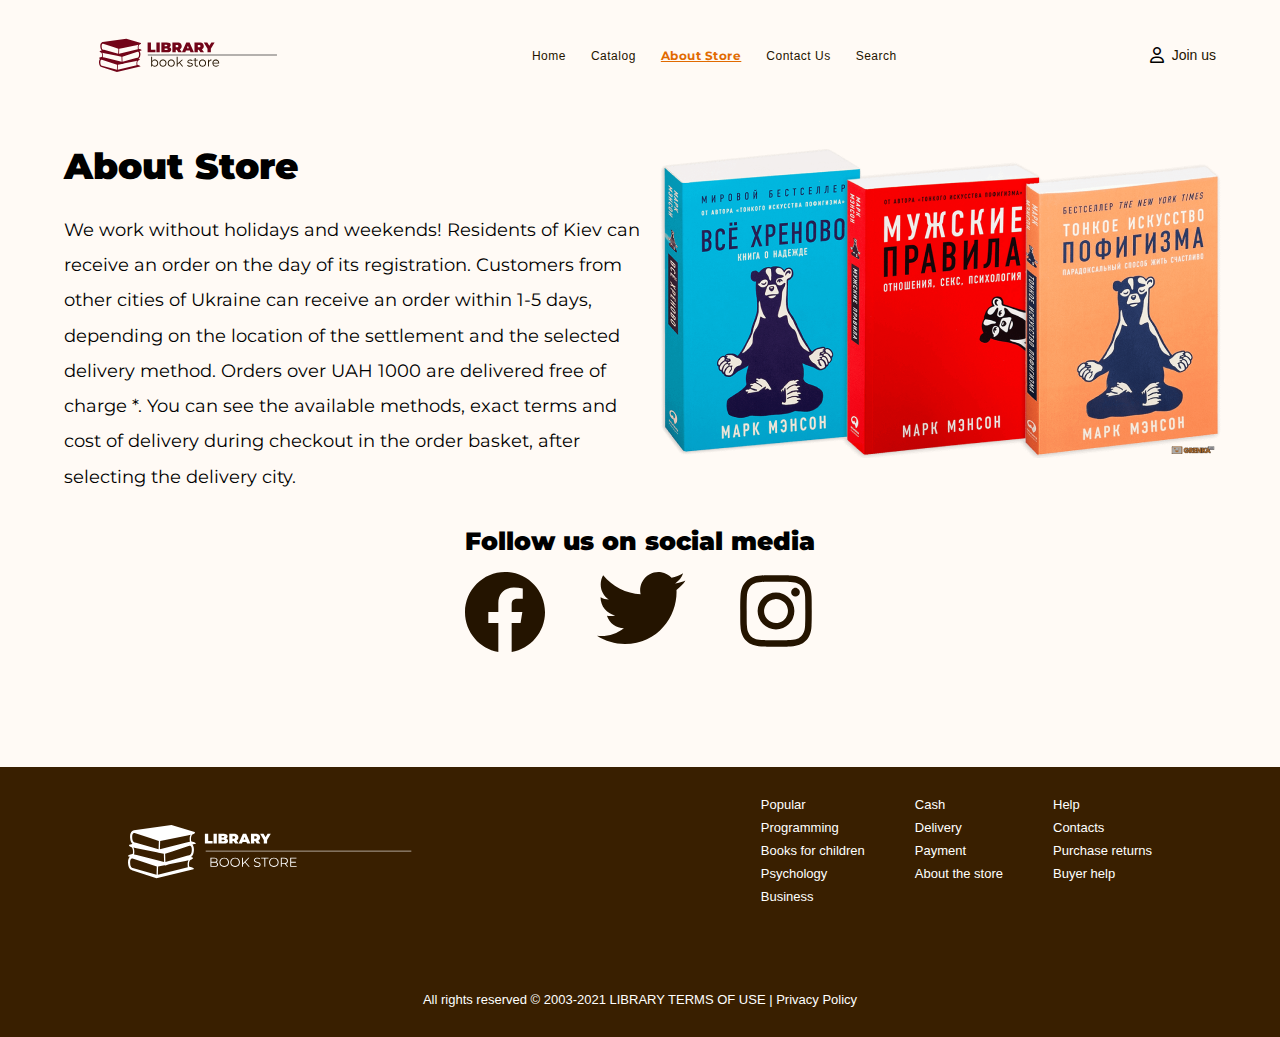
<file: about.html>
<html lang="en">
<head>
    <meta charset="UTF-8">
    <meta name="viewport"
          content="width=device-width, user-scalable=no, initial-scale=1.0, maximum-scale=1.0, minimum-scale=1.0">
    <meta http-equiv="X-UA-Compatible" content="ie=edge">
    <link rel="stylesheet" href="./assets/css/reset.css">
    <link rel="stylesheet" href="https://cdnjs.cloudflare.com/ajax/libs/font-awesome/6.4.2/css/all.min.css">
    <link href="https://fonts.googleapis.com/css2?family=Montserrat:wght@300;400;800&display=swap" rel="stylesheet">
    <link rel="stylesheet" href="./assets/css/about.css">
    <script defer src="./assets/scripts/about.js"></script>
    <title>About</title>
</head>
<style>
    #about-store{
color:  #E16A00;
font-family: Montserrat;
font-size: 12px;
font-style: normal;
font-weight: 700;
text-decoration-line: underline;
}
</style>
<body>
    <main class="container">
        <header>
            <div class="logo">
            <a href="./index.html"><img src="./assets/img/logo.svg" alt="logo"/></a>
            </div>
            <nav>
            <ul>
                <li>
                <a href="./index.html">Home </a>
                </li>
                <li><a href="./catalog.html">Catalog</a></li>
                <li><a href="./about.html" id="about-store">About Store</a></li>
                <li><a href="./contact.html">Contact Us</a></li>
                <li><a href="./search.html">Search</a></li>
            </ul>
            </nav>
            <div class="right_menu">
            <div class="user_account">
                <i class="fa-regular fa-user"></i>
                <span>Join us</span>
            </div>
            <div class="hamburger">
                <span class="bar"></span>
                <span class="bar"></span>
                <span class="bar"></span>
            </div>
            </div>
            <nav class="mobile_menu">
            <div class="navigate">
                <ul>
                <li>
                    <a href="./index.html">Home </a>
                </li>
                <li><a href="./catalog.html">Catalog</a></li>
                <li><a href="./about.html">About Store</a></li>
                <li><a href="./contact.html">Contact Us</a></li>
                <li><a href="./search.html">Search</a></li>
                </ul>
            </div>
            </nav>
        </header>
        <section class="cont">
            <section class="child-con">
                <div class="text-con">
                    <div>
                        <h1>About Store</h1>
                    </div>
                    <div>
                        <p>We work without holidays and weekends! Residents of Kiev can receive an order on the day of its registration. Customers from other cities of Ukraine can receive an order within 1-5 days, depending on the location of the settlement and the selected delivery method. Orders over UAH 1000 are delivered free of charge *. You can see the available methods, exact terms and cost of delivery during checkout in the order basket, after selecting the delivery city.
                        </p>
                    </div>
                </div>
                <div class="photo-con">
                    <div>
                        <img src="./assets/img/image 1.png" alt="groupBooks" class="group-books">
                    </div>
                </div>
            </section>
            <section class="social-con">
                <div>
                    <div>
                        <h3 id="soc-text">Follow us on social media</h3>
                    </div>
                    <div class="social">
                        <a href="https://fb.com/"
                        ><img src="./assets/img/icons_facebook-fill.svg" class="soc-icon" alt="Facebook"
                        /></a>
                        <a href="https://twitter.com/"
                        ><img src="./assets/img/tvittericon.svg" alt="Tvitter" class="soc-icon"
                        /></a>
                        <a href="https://www.instagram.com/"
                        ><img src="./assets/img/icons_instagram-fill.svg" class="soc-icon" alt="Instagram"
                        /></a>
                    </div>
                </div>
            </section>
        </section>
    </main>
    <footer>
        <div class="menu_bar">
            <div class="logo">
              <img src="./assets/img/footerlogo.svg" alt="logo" />
            </div>
            <div class="menus">
              <div class="menu">
                <ul>
                  <li><a href="#"></a>Popular</li>
                  <li><a href="#"></a>Programming</li>
                  <li><a href="#"></a>Books for children</li>
                  <li><a href="#"></a>Psychology</li>
                  <li><a href="#"></a>Business</li>
                </ul>
              </div>
              <div class="menu">
                <ul>
                  <li><a href="#"></a>Cash</li>
                  <li><a href="#"></a>Delivery</li>
                  <li><a href="#"></a>Payment</li>
                  <li><a href="#"></a>About the store</li>
                </ul>
              </div>
              <div class="menu">
                <ul>
                  <li><a href="#"></a>Help</li>
                  <li><a href="#"></a>Contacts</li>
                  <li><a href="#"></a>Purchase returns</li>
                  <li><a href="#"></a>Buyer help</li>
                </ul>
              </div>
            </div>
          </div>
          <div class="term">
            <span
              >All rights reserved © 2003-2021 LIBRARY TERMS OF USE | Privacy
              Policy</span
            >
          </div>
          <div class="mobile_footer">
            <div class="logo">
              <img src="/assets/img/footerlogo.svg" alt="logo" />
            </div>
            <ul>
              <li><a href="./index.html"></a>Home</li>
              <li><a href="./catalog.html"></a>Catalog</li>
              <li><a href="./about.html"></a>About</li>
              <li><a href="./contact.html"></a>Contact us</li>
              <li><a href="./search.html"></a>Search</li>
            </ul>
            <div class="terms">
              <p>Library BookStore EACamp</p>
              <span>© 2003-2021</span>
            </div>
          </div>
    </footer>
</body>
<div class="popup">
    <form action="">
      <h3>Join Us</h3>
      <input type="text" placeholder="Full name" />
      <input type="email" placeholder="Email" />
      <button>Join</button>
    </form>
  </div>
</html>
</file>
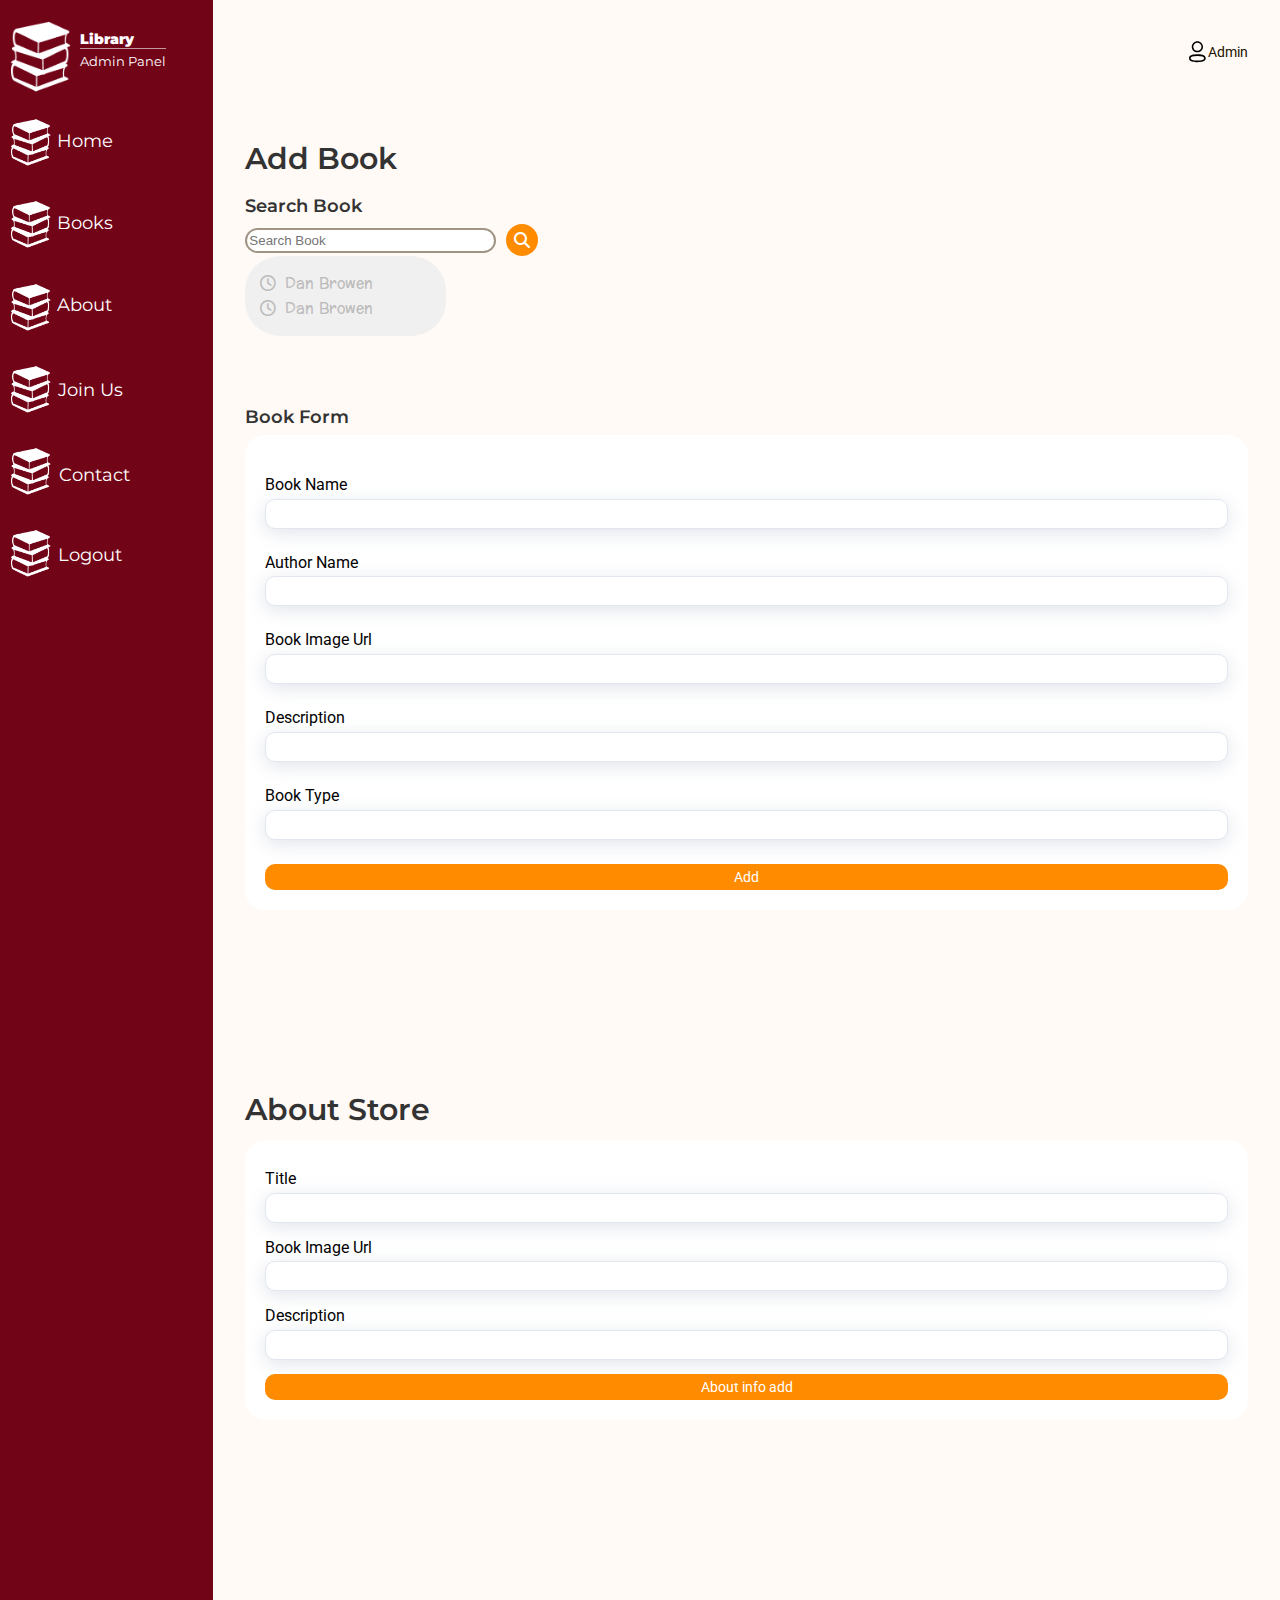
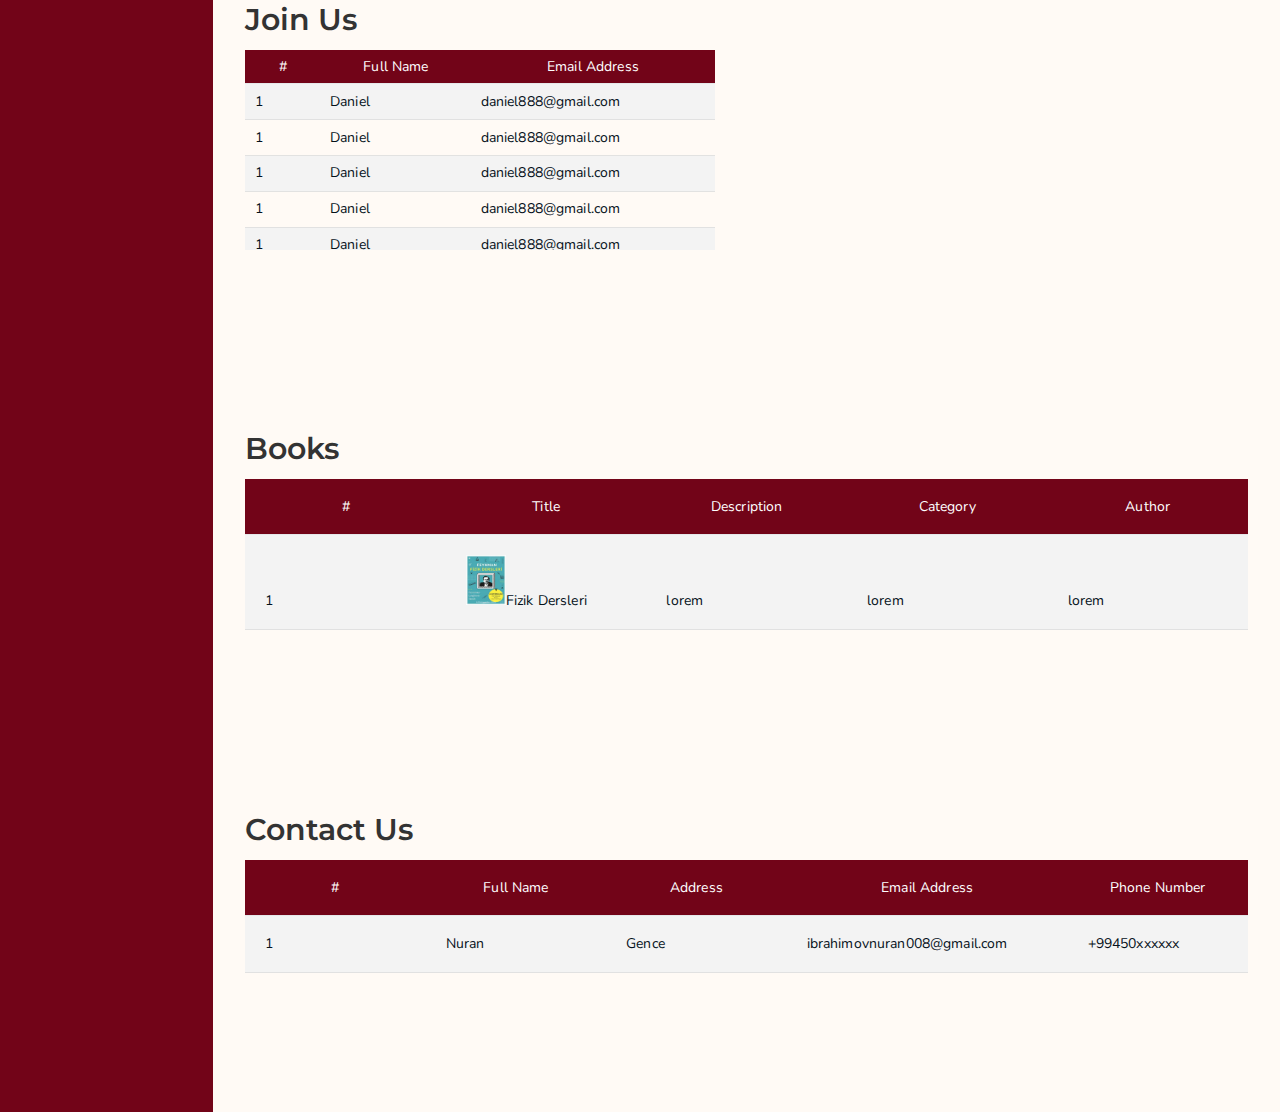
<file: admin/admin.html>
<!DOCTYPE html>
<html lang="en">
<head>
    <meta charset="UTF-8">
    <meta name="viewport" content="width=device-width, initial-scale=1.0">
    <title>Document</title>
    <link rel="stylesheet" href="./../assets/css/reset.css">
    <link rel="stylesheet" href="https://cdnjs.cloudflare.com/ajax/libs/font-awesome/6.4.2/css/all.min.css"/>
    <link rel="stylesheet" href="./assets/css/admin.css"/>
    <script defer src="./assets/js/admin.js"></script>
</head>
<body>
    <header>
        <section class="head-con">
            <div>
                <img src="./../assets/img/logo.svg"/>
            </div>
            <div>
                <a href="#mobile-nav">
                    <div class="hamburger">
                        <div class="bar"></div>
                    </div>
                </a>
            </div>
        </section>
    </header>
    <nav class="mobile-nav">
        <div class="blur">

        </div>
        <div class="nav-mob">
            <div class="mobile-nav-head">
                    <div class="hamburger-mob is-active close-menu">
                        <div class="bar-mob"></div>
                    </div>
                <div class="icon-con">
                    <a href="./admin.html">
                        <div class="admin-head">
                            <div class="icon">
                                <img src="./../assets/img/books-stack-of-three 2.png" alt="logo-png" class="admin-logo">
                            </div>
                            <div class="logo-text">
                                <h2 class="logo-text-1">Library</h2>
                                <h3 class="logo-text-2">Admin Panel</h3>
                            </div>
                        </div>
                    </a>
                </div>
            </div>
            <ul>
                <li class="mobile-page-1"><a href="#ad-book" class="mob-page">
                    <div class="child-nav-mob">
                        <div>
                            <img src="./../assets/img/books-stack-of-three 2.png"/>
                        </div>
                        <div>
                            <h3>Home</h3>
                        </div>
                    </div>
                </a></li>
                <li class="mobile-page-2"><a href="#book-form" class="mob-page">
                    <div class="child-nav-mob">
                        <div>
                            <img src="./../assets/img/books-stack-of-three 2.png"/>
                        </div>
                        <div>
                            <h3>Books</h3>
                        </div>
                    </div>
                </a></li>
                <li class="mobile-page-3"><a href="#about-store" class="mob-page">
                    <div class="child-nav-mob">
                        <div>
                            <img src="./../assets/img/books-stack-of-three 2.png"/>
                        </div>
                        <div>
                            <h3>About</h3>
                        </div>
                    </div>
                </a></li>
                <li class="mobile-page-4"><a href="#join-us" class="mob-page">
                    <div class="child-nav-mob">
                        <div>
                            <img src="./../assets/img/books-stack-of-three 2.png"/>
                        </div>
                        <div>
                            <h3>Join Us</h3>
                        </div>
                    </div>
                </a></li>
                <li class="mobile-page-5"><a href="#contact-us" class="mob-page">
                    <div class="child-nav-mob">
                        <div>
                            <img src="./../assets/img/books-stack-of-three 2.png"/>
                        </div>
                        <div>
                            <h3>Contact</h3>
                        </div>
                    </div>
                </a></li>
                <li class="mobile-page-6"><a href="#" class="mob-page">
                    <div class="child-nav-mob">
                        <div>
                            <img src="./../assets/img/books-stack-of-three 2.png"/>
                        </div>
                        <div>
                            <h3>Logout</h3>
                        </div>
                    </div>
                </a></li>
            </ul>
        </div>
    </nav>
    <main>
        <section>
            <section class="nav-con">
                <div class="nav">
                    <div class="icon-con">
                        <a href="./admin.html">
                            <div class="admin-head">
                                <div class="icon">
                                    <img src="./../assets/img/books-stack-of-three 2.png" alt="logo-png" class="admin-logo">
                                </div>
                                <div class="logo-text">
                                    <h2 class="logo-text-1">Library</h2>
                                    <h3 class="logo-text-2">Admin Panel</h3>
                                </div>
                            </div>
                        </a>
                    </div>
                    <div class="navs">
                        <nav>
                            <ul>
                                <li><a href="#ad-book" class="page">
                                    <div class="child-nav">
                                        <div>
                                            <img src="./../assets/img/books-stack-of-three 2.png"/>
                                        </div>
                                        <div>
                                            <h3>Home</h3>
                                        </div>
                                    </div>
                                </a></li>
                                <li><a href="#book-form" class="page">
                                    <div class="child-nav">
                                        <div>
                                            <img src="./../assets/img/books-stack-of-three 2.png"/>
                                        </div>
                                        <div>
                                            <h3>Books</h3>
                                        </div>
                                    </div>
                                </a></li>
                                <li><a href="#about-store" class="page">
                                    <div class="child-nav">
                                        <div>
                                            <img src="./../assets/img/books-stack-of-three 2.png"/>
                                        </div>
                                        <div>
                                            <h3>About</h3>
                                        </div>
                                    </div>
                                </a></li>
                                <li><a href="#join-us" class="page">
                                    <div class="child-nav">
                                        <div>
                                            <img src="./../assets/img/books-stack-of-three 2.png"/>
                                        </div>
                                        <div>
                                            <h3>Join Us</h3>
                                        </div>
                                    </div>
                                </a></li>
                                <li><a href="#contact-us" class="page">
                                    <div class="child-nav">
                                        <div>
                                            <img src="./../assets/img/books-stack-of-three 2.png"/>
                                        </div>
                                        <div>
                                            <h3>Contact</h3>
                                        </div>
                                    </div>
                                </a></li>
                                <li><a href="#" class="page">
                                    <div class="child-nav">
                                        <div>
                                            <img src="./../assets/img/books-stack-of-three 2.png"/>
                                        </div>
                                        <div>
                                            <h3>Logout</h3>
                                        </div>
                                    </div>
                                </a></li>
                            </ul>
                        </nav>
                    </div>
                </div>
            </section>
            <section class="main-con">
                <section class="header">
                    <div class="admin-icon">
                        <a href="#">
                            <div class="admin-text">
                                <div>
                                    <svg xmlns="http://www.w3.org/2000/svg" width="24" height="31" viewBox="0 0 24 31" fill="none">
                                    <path fill-rule="evenodd" clip-rule="evenodd" d="M21.7405 26.2448C21.7405 29.7282 16.9635 30.1309 13.3713 30.1309L13.1142 30.1306C10.8256 30.1251 5 29.9806 5 26.2237C5 22.8114 9.58498 22.3554 13.1499 22.3382L13.6284 22.3379C15.9169 22.3434 21.7405 22.4879 21.7405 26.2448ZM13.3713 23.9229C8.86807 23.9229 6.58527 24.6965 6.58527 26.2237C6.58527 27.7646 8.86807 28.5456 13.3713 28.5456C17.8735 28.5456 20.1552 27.772 20.1552 26.2448C20.1552 24.7039 17.8735 23.9229 13.3713 23.9229ZM13.3713 9.13086C16.4657 9.13086 18.9821 11.6483 18.9821 14.7427C18.9821 17.8372 16.4657 20.3535 13.3713 20.3535H13.3375C10.2494 20.344 7.74781 17.8256 7.75834 14.7396C7.75834 11.6483 10.2758 9.13086 13.3713 9.13086ZM13.3713 10.64C11.1086 10.64 9.26753 12.48 9.26753 14.7427C9.26016 16.998 11.0874 18.837 13.3406 18.8454L13.3713 19.6V18.8454C15.633 18.8454 17.4729 17.0044 17.4729 14.7427C17.4729 12.48 15.633 10.64 13.3713 10.64Z" fill="black"/>
                                    </svg>
                                </div>
                                <div>
                                    <h3>Admin</h3>
                                </div>
                            </div>
                        </a>
                    </div>
                </section>
                <section>
                    <section id="ad-book">
                        <div>
                            <h2>Add Book</h2>
                        </div>
                        <div>
                            <div class="search-text">
                                <h3>Search Book</h3>
                            </div>
                            <div class="search">
                                <div class="search-inp">
                                    <input type="text" placeholder="Search Book" id="searchInp">
                                    <div>
                                        <a id="searchBtn" href="#">
                                            <i class="fa-solid fa-magnifying-glass search-icon"></i>
                                        </a>
                                    </div>
                                </div>
                                <div>
                                    <div class="searchs">
                                        <div class="past">
                                            <i class="fa-regular fa-clock"></i>
                                            <a href="#" class="past-link"><h4 id="pastSearch">Dan Browen</h4></a>
                                        </div>
                                        <div class="past">
                                            <i class="fa-regular fa-clock"></i>
                                            <a href="#" class="past-link"><h4 id="pastSearch">Dan Browen</h4></a>
                                        </div>
                                    </div>
                                </div>
                            </div>
                        </div>
                    </section>
                    <section id="book-form">
                        <div class="form-text">
                            <h2>Book Form</h2>
                        </div>
                        <div class="inp-con">
                            <form>
                                <div class="book-name form-inp">
                                    <label for="bookName">Book Name</label>
                                    <input type="text" id="bookName"/>
                                </div>
                                <div class="author-name form-inp">
                                    <label for="authorName">Author Name</label>
                                    <input type="text" id="authorName"/>
                                </div>
                                <div class="book-img form-inp">
                                    <label for="bookImg">Book Image Url</label>
                                    <input type="url" id="bookImg"/>
                                </div>
                                <div class="book-description form-inp">
                                    <label for="bookDescription">Description</label>
                                    <input type="text" id="bookDescription"/>
                                </div>
                                <div class="book-type form-inp">
                                    <label for="bookType">Book Type</label>
                                    <input type="text" id="bookType"/>
                                </div>
                                <button id="bookAddBtn">Add</button>
                            </form>
                        </div>
                    </section>
                    <section id="about-store">
                        <div class="about-text">
                            <h2>About Store</h2>
                        </div>
                        <div class="about-inp-con">
                            <form>
                                <div class="title-con form-about">
                                    <label for="aboutTitle">Title</label>
                                    <input type="text" id="aboutTitle">
                                </div>
                                <div class="img-con form-about">
                                    <label for="aboutImg">Book Image Url</label>
                                    <input type="url" id="aboutImg">
                                </div>
                                <div class="title-con form-about">
                                    <label for="aboutDescription">Description</label>
                                    <input type="text" id="aboutDescription">
                                </div>
                                <button id="aboutInfoAddBtn">About info add</button>
                            </form>
                        </div>
                    </section>
                    <section id="join-us">
                        <div class="join-text">
                            <h2>Join Us</h2>
                        </div>
                        <div class="table-wrapper">
                            <table class="join-table">
                                <tr class="table-head">
                                    <th class="one-head">#</th>
                                    <th class="two-head">Full Name</th>
                                    <th class="three-head">Email Address</th>
                                </tr>
                                <tr id="user">
                                    <td id="userNum">1</td>
                                    <td id="userName">Daniel</td>
                                    <td id="userEmail">daniel888@gmail.com</td>
                                </tr>
                                <tr id="user">
                                    <td id="userNum">1</td>
                                    <td id="userName">Daniel</td>
                                    <td id="userEmail">daniel888@gmail.com</td>
                                </tr>
                                <tr id="user">
                                    <td id="userNum">1</td>
                                    <td id="userName">Daniel</td>
                                    <td id="userEmail">daniel888@gmail.com</td>
                                </tr>
                                <tr id="user">
                                    <td id="userNum">1</td>
                                    <td id="userName">Daniel</td>
                                    <td id="userEmail">daniel888@gmail.com</td>
                                </tr>
                                <tr id="user">
                                    <td id="userNum">1</td>
                                    <td id="userName">Daniel</td>
                                    <td id="userEmail">daniel888@gmail.com</td>
                                </tr>
                                <tr id="user">
                                    <td id="userNum">1</td>
                                    <td id="userName">Daniel</td>
                                    <td id="userEmail">daniel888@gmail.com</td>
                                </tr>
                                <tr id="user">
                                    <td id="userNum">1</td>
                                    <td id="userName">Daniel</td>
                                    <td id="userEmail">daniel888@gmail.com</td>
                                </tr>
                                <tr id="user">
                                    <td id="userNum">1</td>
                                    <td id="userName">Daniel</td>
                                    <td id="userEmail">daniel888@gmail.com</td>
                                </tr>
                                <tr id="user">
                                    <td id="userNum">1</td>
                                    <td id="userName">Daniel</td>
                                    <td id="userEmail">daniel888@gmail.com</td>
                                </tr>
                                <tr id="user">
                                    <td id="userNum">1</td>
                                    <td id="userName">Daniel</td>
                                    <td id="userEmail">daniel888@gmail.com</td>
                                </tr>
                                <tr id="user">
                                    <td id="userNum">1</td>
                                    <td id="userName">Daniel</td>
                                    <td id="userEmail">daniel888@gmail.com</td>
                                </tr>
                                <tr id="user">
                                    <td id="userNum">1</td>
                                    <td id="userName">Daniel</td>
                                    <td id="userEmail">daniel888@gmail.com</td>
                                </tr>
                                <tr id="user">
                                    <td id="userNum">1</td>
                                    <td id="userName">Daniel</td>
                                    <td id="userEmail">daniel888@gmail.com</td>
                                </tr>
                                <tr id="user">
                                    <td id="userNum">1</td>
                                    <td id="userName">Daniel</td>
                                    <td id="userEmail">daniel888@gmail.com</td>
                                </tr>
                                <tr id="user">
                                    <td id="userNum">1</td>
                                    <td id="userName">Daniel</td>
                                    <td id="userEmail">daniel888@gmail.com</td>
                                </tr>
                                <tr id="user">
                                    <td id="userNum">1</td>
                                    <td id="userName">Daniel</td>
                                    <td id="userEmail">daniel888@gmail.com</td>
                                </tr>
                            </table>
                        </div>
                    </section>
                    <section id="books"> 
                        <div class="books-text">
                            <h2>Books</h2>
                        </div>
                        <div>
                            <table>
                                <tr>
                                    <th id="booksNum">#</th>
                                    <th id="booksTitle">Title</th>
                                    <th id="booksDescription">Description</th>
                                    <th id="booksCategory">Category</th>
                                    <th id="booksAuthor">Author</th>
                                </tr>
                                <tr>
                                    <td>1</td>
                                    <td><img src="[data-uri]" alt="1-Book" id="tableImg"/>Fizik Dersleri</td>
                                    <td>lorem</td>
                                    <td>lorem</td>
                                    <td>lorem</td>
                                </tr>
                            </table>
                        </div>
                    </section>
                    <section id="contact-us">
                        <div class="contact-text">
                            <h2>Contact Us</h2>
                        </div>
                        <div>
                            <table>
                                <tr>
                                    <th>#</th>
                                    <th>Full Name</th>
                                    <th>Address</th>
                                    <th>Email Address</th>
                                    <th>Phone Number</th>
                                </tr>
                                <tr>
                                    <td id="contactNum">1</td>
                                    <td id="contactName">Nuran</td>
                                    <td id="contactAddress">Gence</td>
                                    <td id="contactEmailAddress">ibrahimovnuran008@gmail.com</td>
                                    <td id="contactPhoneNum">+99450xxxxxx</td>
                                </tr>
                            </table>
                        </div>
                    </section>
                </section>
            </section>
        </section>
    </main>
</body>
</html>
</file>
<file: assets/css/about.css>
/* @import url(./style.css); */
@import url('https://fonts.googleapis.com/css2?family=Montserrat:wght@300;400;800&display=swap');
@import url(./style.css);
.cont{
    display: flex;
    flex-direction: column;
    margin-top:5%;
} .child-con{
    display: flex;
    flex-direction: row;
} .text-con > div > h1 {
    color: var(--, #241400);
font-family: Montserrat;
font-size: 36px;
font-style: normal;
font-weight: 900;
margin-bottom:5%;
} .text-con > div > p{
    color: var(--, #241400);
font-family: Montserrat;
font-size: 18px;
font-style: normal;
font-weight: 400;
line-height: 196.187%;
} .social-con > div > div > h3 {
    color: var(--, #241400);
font-family: Montserrat;
font-size: 25px;
font-style: normal;
font-weight: 900;
} .social-con{
    margin-top:3%;
    margin-bottom:10%;
    width:100%;
    display: flex;
    justify-content: center;
} .social {
    display: flex;
    justify-content: space-between;
    margin-top:5%;
} .about-store{
color: var(--2, #E16A00);
font-family: Montserrat;
font-size: 12px;
font-style: normal;
font-weight: 400;
text-decoration-line: underline;
} .group-books {
    margin-left:2%;
}
@media all and (max-width:290px){
    .child-con{
        display: flex;
        flex-direction: column-reverse;
        margin:5%;
        margin-bottom:15%;
    } .group-books{
        width: 250px;
        height: 150px;
        margin-left: auto;
        margin-right:auto;
        margin-bottom:5%;
    } .text-con > div > p{
        text-align: center;
        font-size: 15px;
    } .text-con > div > h1 {
        text-align: center;
    } .soc-icon {
        width:50px;
        height: 50px;
    } .social {
        justify-content: space-around;
    } #soc-text{
        color: var(--, #241400);
        font-family: Montserrat;
        font-size: 18px;
        font-style: normal;
        font-weight: 900;
    } footer {
        margin-top:10%;
    }
} @media all and (min-width:350px) and (max-width:500px){
    .child-con{
        display: flex;
        flex-direction: column-reverse;
        margin:5%;
        margin-bottom:15%;
    } .photo-con{
        display: flex;
        justify-content: center;
    }
     .group-books{
        width: 300px;
        height: 200px;
        margin-left: auto;
        margin-right:auto;
        margin-bottom:5%;
    } .text-con > div > p{
        text-align: center;
        font-size: 15px;
    } .text-con > div > h1 {
        text-align: center;
    } .soc-icon {
        width:50px;
        height: 50px;
    } .social {
        justify-content: space-around;
    } #soc-text{
        color: var(--, #241400);
        font-family: Montserrat;
        font-size: 18px;
        font-style: normal;
        font-weight: 900;
    }
} @media all and (min-width:539px) and (max-width:599px){
    .child-con{
        display: flex;
        flex-direction: column-reverse;
        margin:3%;
        margin-bottom:15%;
    } .group-books{
        width: 500px;
        height: 300px;
        margin-top:-5%;
        margin-left: auto;
        margin-right:auto;
        margin-bottom:5%;
    } .text-con > div > p{
        text-align: center;
        font-size: 15px;
    } .text-con > div > h1 {
        text-align: center;
    } .soc-icon {
        width:50px;
        height: 50px;
    } .social {
        justify-content: space-around;
    } #soc-text{
        color: var(--, #241400);
        font-family: Montserrat;
        font-size: 18px;
        font-style: normal;
        font-weight: 900;
    }
}
@media all and (min-width:600px) and (max-width:949px){
    .group-books{
        width:300px;
        height: 200px;
    } .child-con{
        margin:5%;
    }
} @media all and (min-width:950px) and (max-width:1200px){
    .group-books{
        width:500px;
        height: 300px;
    }
}
</file>
<file: admin/assets/css/admin.css>
@import url('https://fonts.googleapis.com/css2?family=Montserrat:wght@300;400;800&display=swap');
@import url('https://fonts.googleapis.com/css2?family=Preahvihear&display=swap');
@import url('https://fonts.googleapis.com/css2?family=Nunito+Sans:opsz,wght@6..12,300&display=swap');
@import url('https://fonts.googleapis.com/css2?family=Roboto:wght@300;400&display=swap');
*{
    box-sizing: border-box;
} main > section {
    display: flex;
    width:100%;
} .nav-con{
    width:20%;
    display: flex;
    flex-direction: column;
    background-color:#720418;
    position: relative;
} .child-nav{
    display: flex;
    width:100%;
    margin-top:10%;
} .child-nav > div > h3{
    color: #FFF;
font-family: Montserrat;
font-size: 18px;
font-style: normal;
font-weight: 400;
margin-top:35%;
margin-left:12%;
width:100%;
} .page{
    text-decoration: none;
} .navs{
    margin-top:10%;
} .icon-con > a > img {
    color:#fff;
} .icon-con > a {
    text-decoration: none;
}
.admin-logo{
    width: 60px;
    height: 90px;
} .admin-head{
    display: flex;
    padding:5%;
} .admin-head > div > h2{
    color: #FFF;
font-family: Montserrat;
font-size: 14px;
font-style: normal;
font-weight: 900;
line-height: normal;
border-bottom:1px solid rgba(255, 255, 255, 0.59);
} .admin-head > div > h3 {
    color: #FFF;

/* Текст в параграфах */
font-family: Montserrat;
font-size: 13px;
font-style: normal;
font-weight: 400;
width: 100%;
line-height: 196.187%;
} .logo-text{
    margin-top:10%;
} .icon{
    margin-right: 5%;
} .child-nav > div > img{
    width:40px;
    height: 60px;
} .navs{
    margin-top:-15%;
    padding: 5%;
} .header{
    width:100%;
    padding:3%;
} .admin-text{
    display: flex;
} .admin-text > div > h3 {
    margin-top:30%;
} .admin-icon > a{
    text-decoration: none;
    color: var(--, #241400);
font-family: Roboto;
font-size: 14px;
font-style: normal;
font-weight: 400;
line-height: normal;
color:#241400
} .admin-icon{
    width: 100%;
    display: flex;
    flex-direction: row-reverse;
} .main-con{
    width:100%;
    background: #FFFAF5;
} #ad-book{
    width:100%;
    padding:3%;
} #ad-book > div > h2{
    color: var(--Gray-1, #333);
font-family: Montserrat;
font-size: 30px;
font-style: normal;
font-weight: 600;
line-height: 196.187%; /* 58.856px */
} .search-text > h3 {
    color: var(--Gray-1, #333);
font-family: Montserrat;
font-size: 18px;
font-style: normal;
font-weight: 600;
line-height: 196.187%; /* 35.314px */
} .search-inp > input{
    border-radius: 34px;
border: 2px solid rgba(57, 31, 0, 0.48);
background: #FFF;
width:25%;
height: 25px;
} .search-inp {
    display: flex;
    align-items: center;
    column-gap:10px;
} .search-icon{
    background: #FF8B00;
    padding: 50%;
    border-radius: 50%;
    color:#fff;
} .past{
    display: flex;
} .searchs{
    border-radius: 35px;
background: #F1F0F0;
width:20%;
padding:1.5%;
} #pastSearch{
    color: #BCBCBC;
font-family: Preahvihear;
font-size: 14px;
font-style: normal;
font-weight: 400;
line-height: normal;
} .past > i{
    color: #BCBCBC;
    margin-right:5%;
    margin-top:2%;
} #book-form{
    width:100%;
    padding:3%;
}  .form-text > h2 {
    color: var(--Gray-1, #333);
font-family: Montserrat;
font-size: 18px;
font-style: normal;
font-weight: 600;
line-height: 196.187%; /* 35.314px */
} .inp-con{
    border-radius: 20px;
background: #FFF;
padding:2%;
} .form-inp{
    display: flex;
    flex-direction: column;
} .form-inp > label{
    color: var(--Black, #030102);
font-family: Roboto;
font-size: 16px;
font-style: normal;
font-weight: 400;
line-height: normal;
margin-top:2%;
} .form-inp > input{
    border-radius: 10px;
border: 1px solid #E2E6EE;
background: #FFF;
box-shadow: 0px 4px 18px 0px rgba(158, 168, 189, 0.31);
margin-top:0.5%;
margin-bottom:0.5%;
height: 30px;
} #bookAddBtn{
    width: 100%;
    margin-top:2%;
    border-radius: 10px;
background: #FF8B00;
border:none;
color: #FFF;
font-family: Roboto;
font-size: 14px;
font-style: normal;
font-weight: 400;
line-height: normal;
padding:5px 0px 5px 0px;
cursor:pointer;
transition: calc(0.2s);
} #bookAddBtn:hover{
    font-size:18px;
} #about-store{
    width: 100%;
    padding:3%;
    margin-top:10%;
} .about-text > h2{
    color: var(--Gray-1, #333);
font-family: Montserrat;
font-size: 30px;
font-style: normal;
font-weight: 600;
line-height: 196.187%; /* 58.856px */
} .about-inp-con{
    border-radius: 20px;
background: #FFF;
padding:2%;
} .form-about{
    display: flex;
    flex-direction: column;
} .form-about > label{
    color: var(--Black, #030102);
font-family: Roboto;
font-size: 16px;
font-style: normal;
font-weight: 400;
line-height: normal;
margin-top:1%;
} .form-about > input {
    border-radius: 10px;
border: 1px solid #E2E6EE;
background: #FFF;
box-shadow: 0px 4px 18px 0px rgba(158, 168, 189, 0.31);
height: 30px;
margin-top:0.5%;
margin-bottom:0.5%;
} #aboutInfoAddBtn{
    width: 100%;
    border-radius: 10px;
background: #FF8B00;
color: #FFF;
font-family: Roboto;
font-size: 14px;
font-style: normal;
font-weight: 400;
line-height: normal;
border:none;
padding:5px 0px 5px 0px;
margin-top:1%;
transition: calc(0.2s);
cursor: pointer;
} #aboutInfoAddBtn:hover{
    font-size: 16px;
} #join-us{
    width: 50%;
    padding:3%;
    margin-top:10%;
} .join-text > h2{
    color: var(--Gray-1, #333);
font-family: Montserrat;
font-size: 30px;
font-style: normal;
font-weight: 600;
line-height: 196.187%; /* 58.856px */
}.table-wrapper{
    max-height:200px;
    overflow-y:scroll;
} th{
    position: sticky;
    top:0;
    background-color:#720418;
    color:#fff;
    width:10%;
/* table-item/border-bottom */
box-shadow: 0px -1px 0px 0px #E6E7E9 inset;
} th,td{
    padding:2%;
} .one-head{
    width:5%;
} th{
    color: var(--cr-neutral-white, #FFF);
text-align: center;

/* $cr-reg-14 */
font-family: Nunito Sans;
font-size: 14px;
font-style: normal;
font-weight: 400;
line-height: 115%; /* 16.1px */
letter-spacing: 0.14px;
} td{
    color: var(--neutral-neutral-black, #05111A);

/* $cr-reg-14 */
font-family: Nunito Sans;
font-size: 14px;
font-style: normal;
font-weight: 400;
line-height: 115%; /* 16.1px */
letter-spacing: 0.14px;
border-bottom: 1px solid #dddd;
}tr:nth-of-type(even){
    background-color: #f3f3f3;
} #books{
    width:100%;
    padding:3%;
    margin-top:10%;
} .books-text > h2{
    color: var(--Gray-1, #333);
font-family: Montserrat;
font-size: 30px;
font-style: normal;
font-weight: 600;
line-height: 196.187%; /* 58.856px */
} #tableImg{
    width:40px;
    height: 50px;
    padding:0;
} #contact-us{
    width: 100%;
    padding:3%;
    margin-top:10%;
    margin-bottom:10%;
} .contact-text > h2{
    color: var(--Gray-1, #333);
font-family: Montserrat;
font-size: 30px;
font-style: normal;
font-weight: 600;
line-height: 196.187%; /* 58.856px */
} .past-link{
    text-decoration: none;
} header{
    display: none;
} .hamburger{
    display: none;
} .mobile-nav{
    display: none;
} @media all and (max-width: 590px){
    .nav-con{
        display: none;
        width: 0;
    } header{
        display: block;
        background-color: #FFFAF5;
        padding:3%;
    } .admin-icon{
        display: none;
    } .main-con{
        width:100%;
    } #searchInp{
        width:100%;
    } #searchBtn{
        margin-left:-50%;
    } .searchs{
        width:100%;
        padding:5%;
    } table{
        width:100%;
    } th , td{
        font-size: 10px;
    } .table-wrapper , #join-us , .join-table{
        width: 100%;
    } 
    /* mobile nav menu start */
    .hamburger{
        display: block;
        width:35px;
        cursor: pointer;
        z-index: 100;
    } .head-con{
        display: flex;
        justify-content: space-between;
    } .hamburger .bar , .hamburger:after, .hamburger:before{
        content: '';
        display: block;
        width: 100%;
        height: 5px;
        background-color: #030102;
        margin:6px 0px;
        transition:calc(0.2s);
    } .hamburger.is-active:before{
        transform: rotate(-45deg) translate(-5px,5px);
    } .hamburger.is-active .bar{
        opacity: 0;
    } .hamburger.is-active:after{
        transform: rotate(45deg) translate(-10px,-10px);
    } .mobile-nav{
        display: block;
        position: fixed;
        top: 0;
        left:100%;
        width:100%;
        z-index: 99;
        height: 100%;
        transition: calc(0.4s);
    } .mobile-nav-head{
        padding:1%;
        display: flex;
        flex-direction: row-reverse;
        justify-content: space-between;
    } .nav-mob{
        width:100%;
        background-color: #720418;
        padding: 2%;
        padding-bottom:100%;
    } .mob-page{
        color: #FFF;
font-family: Montserrat;
font-size: 16px;
font-style: normal;
font-weight: 400;
line-height: 196.187%; /* 31.39px */
text-decoration: none;
    } .child-nav-mob{
        display: flex;
    display: flex;
    width:100%;
    margin-top:7%;
    } .child-nav-mob > div > img{
        width:30px;
        height: 40px;
    } .hamburger-mob{
        display: block;
        width:35px;
        cursor: pointer;
    } .hamburger-mob .bar-mob , .hamburger-mob:after, .hamburger-mob:before{
        content: '';
        display: block;
        width: 100%;
        height: 5px;
        background-color: #fff;
        margin:6px 0px;
        transition:calc(0.2s);
    } .hamburger-mob.is-active:before{
        transform: rotate(-45deg) translate(-5px,5px);
    } .hamburger-mob.is-active .bar-mob{
        opacity: 0;
    } .hamburger-mob.is-active:after{
        transform: rotate(45deg) translate(-10px,-10px);
    } .mobile-nav.is-active{
        left:0;
    } .mobile-nav.close{
        left:100%;
    }
    /* mobile nav menu end */
}
@media all and (min-width: 391px) and (max-width: 500px){
    .nav-con{
        display: none;
        width: 0;
    } header{
        display: block;
        background-color: #FFFAF5;
        padding:3%;
    } .admin-icon{
        display: none;
    } .main-con{
        width:100%;
    } #searchInp{
        width:100%;
    } #searchBtn{
        margin-left:-50%;
    } .searchs{
        width:100%;
        padding:5%;
    } table{
        width:100%;
    } th , td{
        font-size: 10px;
    } .table-wrapper , #join-us , .join-table{
        width: 100%;
    } .hamburger{
        display: block;
        width:35px;
        cursor: pointer;
        z-index: 100;
    } .head-con{
        display: flex;
        justify-content: space-between;
    } .hamburger .bar , .hamburger:after, .hamburger:before{
        content: '';
        display: block;
        width: 100%;
        height: 5px;
        background-color: #030102;
        margin:6px 0px;
        transition:calc(0.2s);
    } .hamburger.is-active:before{
        transform: rotate(-45deg) translate(-5px,5px);
    } .hamburger.is-active .bar{
        opacity: 0;
    } .hamburger.is-active:after{
        transform: rotate(45deg) translate(-10px,-10px);
    } .mobile-nav{
        display: block;
        position: fixed;
        top: 0;
        left:100%;
        width:100%;
        z-index: 99;
        height: 100%;
        transition: calc(0.4s);
    } .mobile-nav-head{
        padding:1%;
        display: flex;
        flex-direction: row-reverse;
        justify-content: space-between;
    } .nav-mob{
        width:100%;
        background-color: #720418;
        padding: 2%;
    } .mob-page{
        color: #FFF;
font-family: Montserrat;
font-size: 16px;
font-style: normal;
font-weight: 400;
line-height: 196.187%; /* 31.39px */
text-decoration: none;
    } .child-nav-mob{
        display: flex;
    display: flex;
    width:100%;
    margin-top:5%;
    } .child-nav-mob > div > img{
        width:30px;
        height: 40px;
    } .hamburger-mob{
        display: block;
        width:35px;
        cursor: pointer;
    } .hamburger-mob .bar-mob , .hamburger-mob:after, .hamburger-mob:before{
        content: '';
        display: block;
        width: 100%;
        height: 5px;
        background-color: #fff;
        margin:6px 0px;
        transition:calc(0.2s);
    } .hamburger-mob.is-active:before{
        transform: rotate(-45deg) translate(-5px,5px);
    } .hamburger-mob.is-active .bar-mob{
        opacity: 0;
    } .hamburger-mob.is-active:after{
        transform: rotate(45deg) translate(-10px,-10px);
    } .mobile-nav.is-active{
        left:0;
    } .mobile-nav.close{
        left:100%;
    }
}
@media all and (min-width: 501px) and (max-width: 768px){
    .nav-con{
        width:40%;
    } #searchInp{
        width: 100%;
    } #searchBtn{
        margin-left:-50%;
    } .searchs{
        width:100%;
        padding:5%;
    } .table-wrapper , #join-us , .join-table{
        width: 100%;
    }
}
@media all and (min-width: 769px) and (max-width: 992px){
    .nav-con{
        width:40%;
    }  #searchInp{
        width: 50%;
    } #searchBtn{
        margin-left:-50%;
    } .searchs{
        width:50%;
        padding:3%;
    } .table-wrapper , #join-us , .join-table{
        width: 100%;
    }
}
@media all and (min-width: 993px) and (max-width: 1125px){

}
</file>
